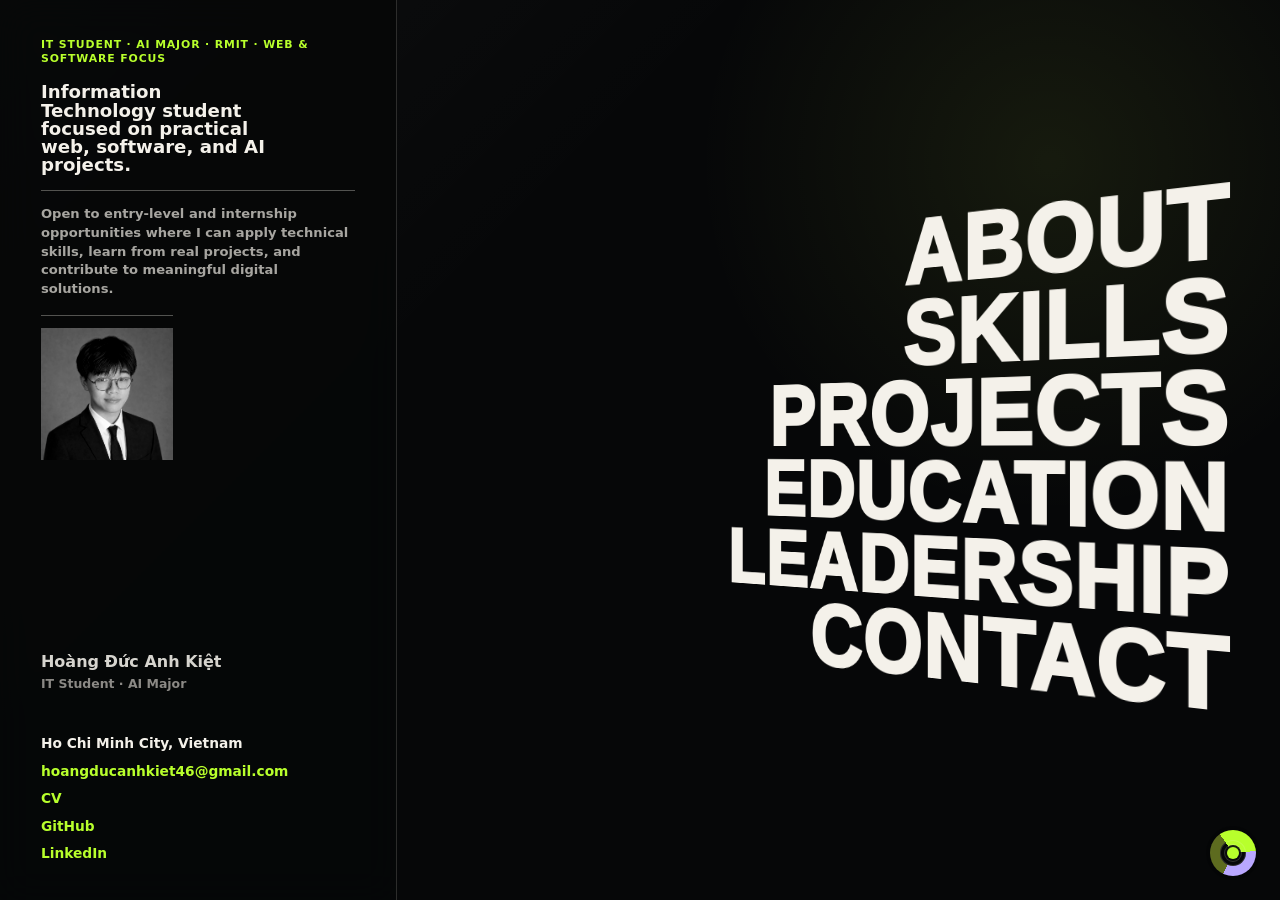
<file: index.html>
<!DOCTYPE html>
<html lang="en">
  <head>
    <meta charset="UTF-8" />
    <meta name="viewport" content="width=device-width, initial-scale=1.0" />
    <title>Hoàng Đức Anh Kiệt | IT & AI Student Portfolio</title>
    <meta
      name="description"
      content="Portfolio of Hoàng Đức Anh Kiệt, a second-year Information Technology student majoring in Artificial Intelligence at RMIT University, interested in software development, web development, QA testing, data analysis, and AI-related internship roles."
    />
    <meta property="og:title" content="Hoàng Đức Anh Kiệt | IT & AI Student Portfolio" />
    <meta
      property="og:description"
      content="Second-year IT and AI student at RMIT University seeking internship opportunities in software development, web development, QA testing, data analysis, and AI-related roles."
    />
    <meta property="og:type" content="website" />
    <meta property="og:image" content="assets/images/profile.png" />
    <link rel="icon" href="assets/icons/favicon.png" />
    <script>
      document.documentElement.classList.add("js");
    </script>
    <link rel="stylesheet" href="css/style.css?v=mobile-fill-20260528" />
  </head>
  <body>
    <a class="skip-link" href="#primary-menu">Skip to navigation</a>

    <header class="mobile-header">
      <a class="mobile-brand" href="index.html">
        <span>Hoàng Đức Anh Kiệt</span>
        <small>IT Student · AI Major</small>
      </a>
      <button class="nav-toggle" type="button" aria-label="Open navigation" aria-expanded="false" aria-controls="primary-menu">
        <span></span>
        <span></span>
      </button>
    </header>

    <aside class="left-rail" aria-label="Portfolio identity and navigation">
      <div class="rail-intro">
        <p class="intro-eyebrow">IT STUDENT · AI MAJOR · RMIT · WEB & SOFTWARE FOCUS</p>
        <p class="intro-main">Information Technology student focused on practical web, software, and AI projects.</p>
        <p class="intro-support">Open to entry-level and internship opportunities where I can apply technical skills, learn from real projects, and contribute to meaningful digital solutions.</p>
        <figure class="intro-photo">
          <img src="assets/images/profile.png" alt="Portrait of Hoàng Đức Anh Kiệt" />
        </figure>
      </div>

      <nav class="nav-links" id="primary-menu" data-nav-links aria-label="Primary navigation">
        <a class="projectsLi" href="about.html">About</a>
        <a class="projectsLi" href="skills.html">Skills</a>
        <a class="projectsLi" href="projects.html">Projects</a>
        <a class="projectsLi" href="education.html">Education</a>
        <a class="projectsLi" href="leadership.html">Leadership</a>
        <a class="projectsLi" href="contact.html">Contact</a>
      </nav>

      <div class="identity-block">
        <a class="brand" href="index.html" aria-label="Hoàng Đức Anh Kiệt home">
          <span>Hoàng Đức Anh Kiệt</span>
          <small>IT Student · AI Major</small>
        </a>
        <p>Ho Chi Minh City, Vietnam</p>
        <a href="mailto:hoangducanhkiet46@gmail.com">hoangducanhkiet46@gmail.com</a>
        <a href="assets/documents/Hoang_Duc_Anh_Kiet_CV.pdf" target="_blank" rel="noopener" download>CV</a>
        <a href="https://github.com/lkeo0910" target="_blank" rel="noopener">GitHub</a>
        <a href="https://www.linkedin.com/in/%C4%91%E1%BB%A9c-anh-ki%E1%BB%87t-ho%C3%A0ng-351670387/" target="_blank" rel="noopener">LinkedIn</a>
      </div>
    </aside>

    <button class="color-toggle" type="button" aria-label="Change color mode" data-color-toggle>
      <span></span>
    </button>

    <main class="site-canvas" id="home">
      <section class="home-stage" aria-label="Homepage">
        <nav class="stagePerspective" aria-label="Section index">
          <div class="stageContainer">
            <div class="stage">
              <ul class="projects">
                <li class="projectsLi"><div class="projectContainer"><a href="about.html">About</a></div></li>
                <li class="projectsLi"><div class="projectContainer"><a href="skills.html">Skills</a></div></li>
                <li class="projectsLi"><div class="projectContainer"><a href="projects.html">Projects</a></div></li>
                <li class="projectsLi"><div class="projectContainer"><a href="education.html">Education</a></div></li>
                <li class="projectsLi"><div class="projectContainer"><a href="leadership.html">Leadership</a></div></li>
                <li class="projectsLi"><div class="projectContainer"><a href="contact.html">Contact</a></div></li>
              </ul>
            </div>
          </div>
        </nav>
      </section>
    </main>

    <script src="js/script.js?v=mobile-fill-20260528"></script>
  </body>
</html>
</file>
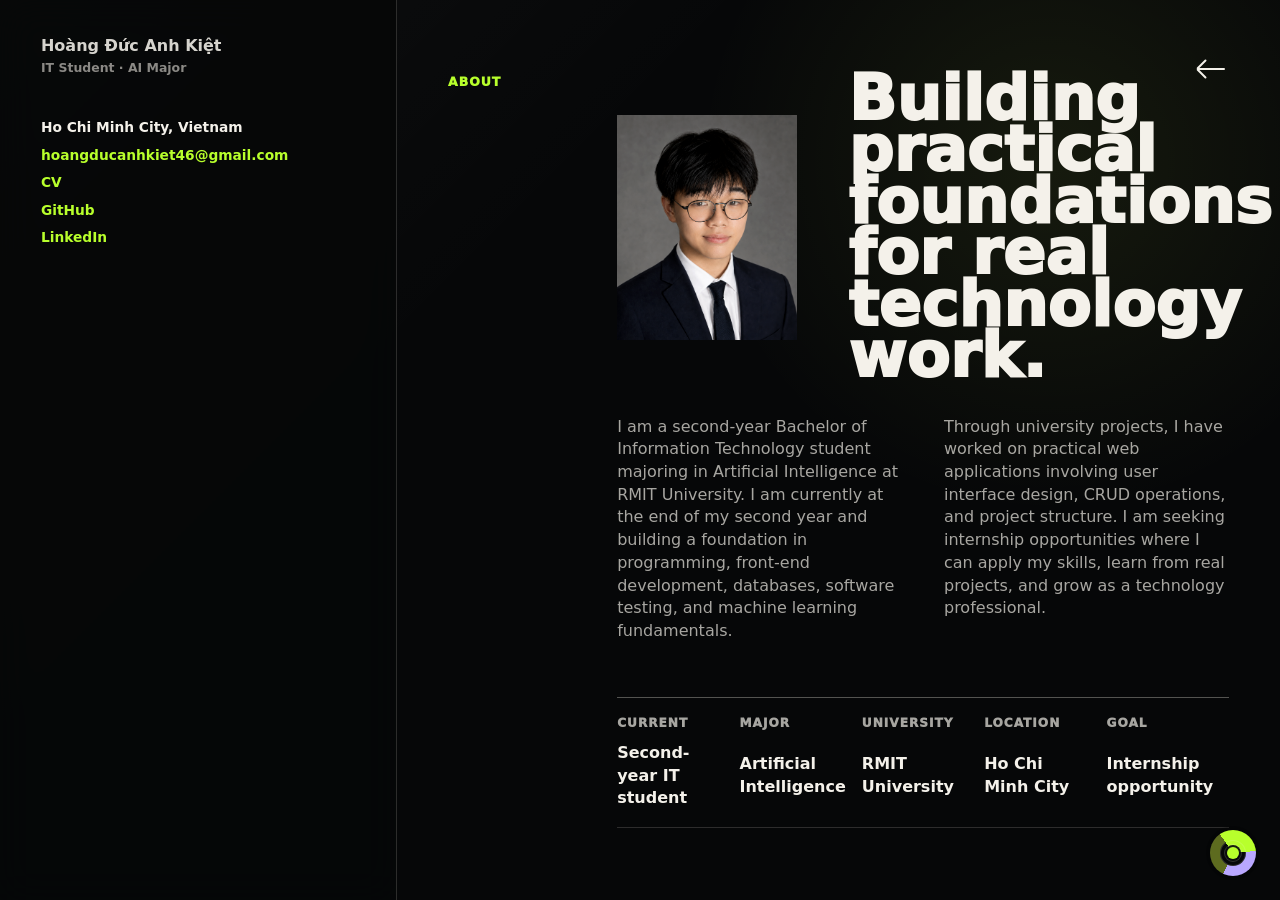
<file: about.html>
<!DOCTYPE html>
<html lang="en">
  <head>
    <meta charset="UTF-8" />
    <meta name="viewport" content="width=device-width, initial-scale=1.0" />
    <title>About | Hoàng Đức Anh Kiệt</title>
    <link rel="icon" href="assets/icons/favicon.png" />
    <script>document.documentElement.classList.add("js");</script>
    <link rel="stylesheet" href="css/style.css?v=mobile-fill-20260528" />
  </head>
  <body class="detail-page">
    <a class="skip-link" href="#about">Skip to content</a>
    <header class="mobile-header">
      <a class="mobile-brand" href="index.html"><span>Hoàng Đức Anh Kiệt</span><small>IT Student · AI Major</small></a>
      <button class="nav-toggle" type="button" aria-label="Open navigation" aria-expanded="false" aria-controls="primary-menu"><span></span><span></span></button>
    </header>
    <a class="page-back" href="index.html" aria-label="Back to homepage"><span></span></a>
    <aside class="left-rail" aria-label="Portfolio identity and navigation">
      <div class="rail-top">
        <div class="identity-block">
          <a class="brand" href="index.html" aria-label="Hoàng Đức Anh Kiệt home"><span>Hoàng Đức Anh Kiệt</span><small>IT Student · AI Major</small></a>
          <p>Ho Chi Minh City, Vietnam</p>
          <a href="mailto:hoangducanhkiet46@gmail.com">hoangducanhkiet46@gmail.com</a>
          <a href="assets/documents/Hoang_Duc_Anh_Kiet_CV.pdf" target="_blank" rel="noopener" download>CV</a>
          <a href="https://github.com/lkeo0910" target="_blank" rel="noopener">GitHub</a>
          <a href="https://www.linkedin.com/in/%C4%91%E1%BB%A9c-anh-ki%E1%BB%87t-ho%C3%A0ng-351670387/" target="_blank" rel="noopener">LinkedIn</a>
        </div>
      </div>
      <nav class="nav-links" id="primary-menu" data-nav-links aria-label="Primary navigation">
        <a class="projectsLi" href="about.html">About</a>
        <a class="projectsLi" href="skills.html">Skills</a>
        <a class="projectsLi" href="projects.html">Projects</a>
        <a class="projectsLi" href="education.html">Education</a>
        <a class="projectsLi" href="leadership.html">Leadership</a>
        <a class="projectsLi" href="contact.html">Contact</a>
      </nav>
    </aside>
    <main class="site-canvas">
      <section class="section-block" id="about" aria-labelledby="about-title" data-reveal>
        <div class="section-number">About</div>
        <div class="section-content">
          <div class="about-hero">
            <figure class="about-photo">
              <img src="assets/images/profile.png" alt="Portrait of Hoàng Đức Anh Kiệt" />
            </figure>
            <h2 id="about-title">Building practical foundations for real technology work.</h2>
          </div>
          <div class="copy-grid">
            <p>I am a second-year Bachelor of Information Technology student majoring in Artificial Intelligence at RMIT University. I am currently at the end of my second year and building a foundation in programming, front-end development, databases, software testing, and machine learning fundamentals.</p>
            <p>Through university projects, I have worked on practical web applications involving user interface design, CRUD operations, and project structure. I am seeking internship opportunities where I can apply my skills, learn from real projects, and grow as a technology professional.</p>
          </div>
          <div class="facts">
            <div><span>Current</span>Second-year IT student</div>
            <div><span>Major</span>Artificial Intelligence</div>
            <div><span>University</span>RMIT University</div>
            <div><span>Location</span>Ho Chi Minh City</div>
            <div><span>Goal</span>Internship opportunity</div>
          </div>
        </div>
      </section>
    </main>
    <script src="js/script.js?v=mobile-fill-20260528"></script>
  </body>
</html>
</file>
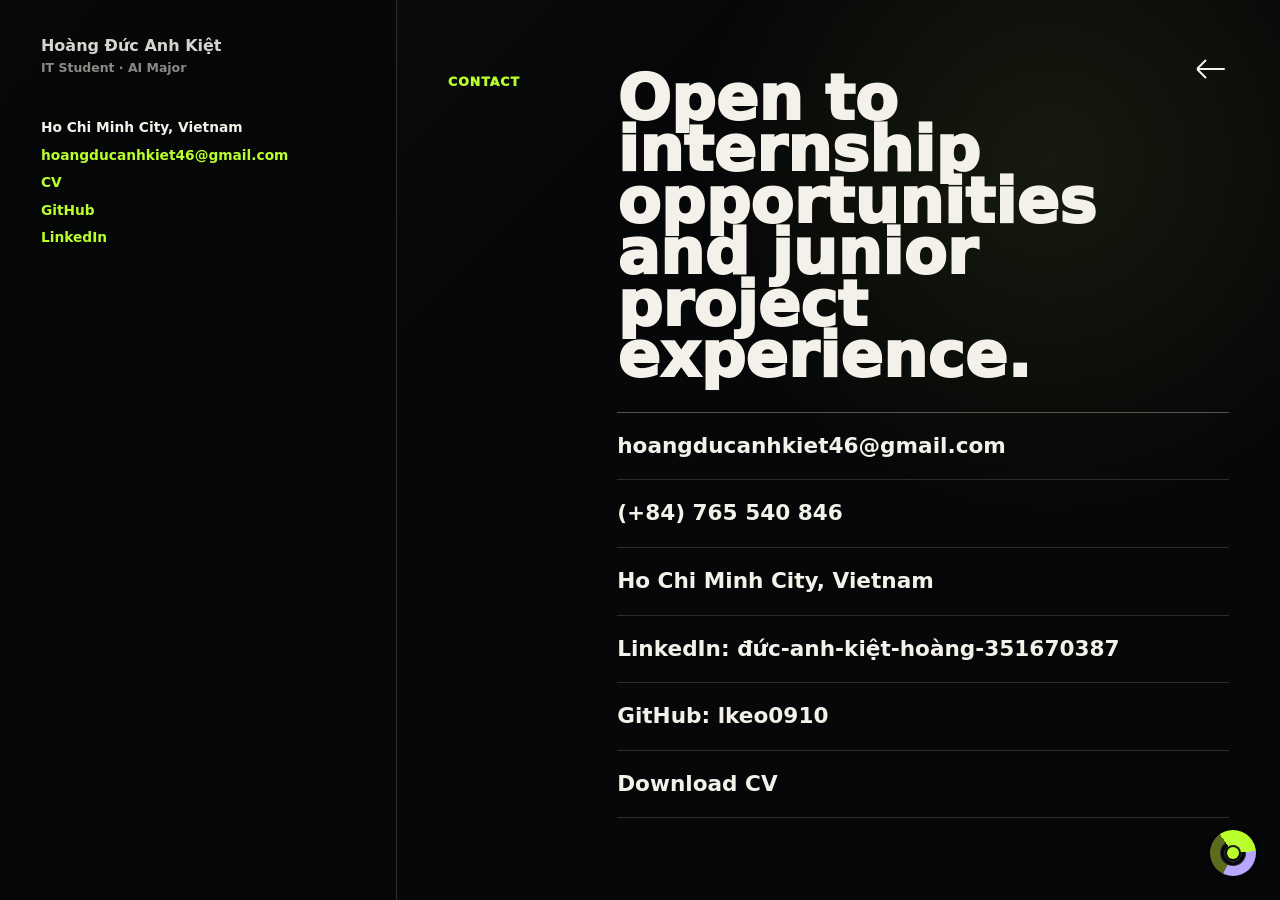
<file: contact.html>
<!DOCTYPE html>
<html lang="en">
  <head>
    <meta charset="UTF-8" />
    <meta name="viewport" content="width=device-width, initial-scale=1.0" />
    <title>Contact | Hoàng Đức Anh Kiệt</title>
    <link rel="icon" href="assets/icons/favicon.png" />
    <script>document.documentElement.classList.add("js");</script>
    <link rel="stylesheet" href="css/style.css?v=mobile-fill-20260528" />
  </head>
  <body class="detail-page">
    <a class="skip-link" href="#contact">Skip to content</a>
    <header class="mobile-header">
      <a class="mobile-brand" href="index.html"><span>Hoàng Đức Anh Kiệt</span><small>IT Student · AI Major</small></a>
      <button class="nav-toggle" type="button" aria-label="Open navigation" aria-expanded="false" aria-controls="primary-menu"><span></span><span></span></button>
    </header>
    <a class="page-back" href="index.html" aria-label="Back to homepage"><span></span></a>
    <aside class="left-rail" aria-label="Portfolio identity and navigation">
      <div class="rail-top">
        <div class="identity-block">
          <a class="brand" href="index.html" aria-label="Hoàng Đức Anh Kiệt home"><span>Hoàng Đức Anh Kiệt</span><small>IT Student · AI Major</small></a>
          <p>Ho Chi Minh City, Vietnam</p>
          <a href="mailto:hoangducanhkiet46@gmail.com">hoangducanhkiet46@gmail.com</a>
          <a href="assets/documents/Hoang_Duc_Anh_Kiet_CV.pdf" target="_blank" rel="noopener" download>CV</a>
          <a href="https://github.com/lkeo0910" target="_blank" rel="noopener">GitHub</a>
          <a href="https://www.linkedin.com/in/%C4%91%E1%BB%A9c-anh-ki%E1%BB%87t-ho%C3%A0ng-351670387/" target="_blank" rel="noopener">LinkedIn</a>
        </div>
      </div>
      <nav class="nav-links" id="primary-menu" data-nav-links aria-label="Primary navigation">
        <a class="projectsLi" href="about.html">About</a>
        <a class="projectsLi" href="skills.html">Skills</a>
        <a class="projectsLi" href="projects.html">Projects</a>
        <a class="projectsLi" href="education.html">Education</a>
        <a class="projectsLi" href="leadership.html">Leadership</a>
        <a class="projectsLi" href="contact.html">Contact</a>
      </nav>
    </aside>
    <main class="site-canvas">
      <section class="contact-section" id="contact" aria-labelledby="contact-title" data-reveal>
        <div class="section-number">Contact</div>
        <div class="section-content">
          <h2 id="contact-title">Open to internship opportunities and junior project experience.</h2>
          <div class="contact-list">
            <a href="mailto:hoangducanhkiet46@gmail.com">hoangducanhkiet46@gmail.com</a>
            <a href="tel:+84765540846">(+84) 765 540 846</a>
            <span>Ho Chi Minh City, Vietnam</span>
            <a href="https://www.linkedin.com/in/%C4%91%E1%BB%A9c-anh-ki%E1%BB%87t-ho%C3%A0ng-351670387/" target="_blank" rel="noopener">LinkedIn: đức-anh-kiệt-hoàng-351670387</a>
            <a href="https://github.com/lkeo0910" target="_blank" rel="noopener">GitHub: lkeo0910</a>
            <a href="assets/documents/Hoang_Duc_Anh_Kiet_CV.pdf" target="_blank" rel="noopener" download>Download CV</a>
          </div>
        </div>
      </section>
    </main>
    <script src="js/script.js?v=mobile-fill-20260528"></script>
  </body>
</html>
</file>
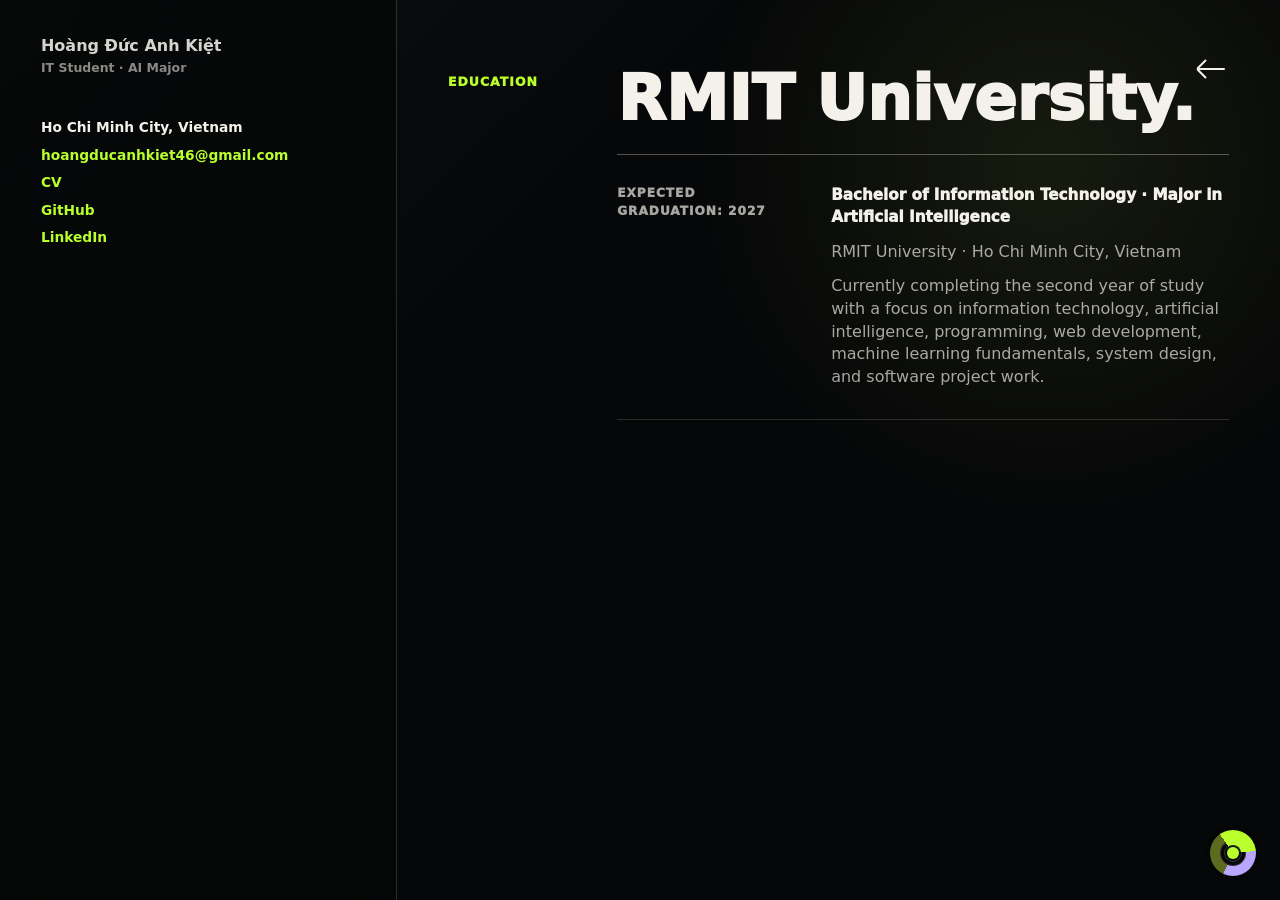
<file: education.html>
<!DOCTYPE html>
<html lang="en">
  <head>
    <meta charset="UTF-8" />
    <meta name="viewport" content="width=device-width, initial-scale=1.0" />
    <title>Education | Hoàng Đức Anh Kiệt</title>
    <link rel="icon" href="assets/icons/favicon.png" />
    <script>document.documentElement.classList.add("js");</script>
    <link rel="stylesheet" href="css/style.css?v=mobile-fill-20260528" />
  </head>
  <body class="detail-page">
    <a class="skip-link" href="#education">Skip to content</a>
    <header class="mobile-header">
      <a class="mobile-brand" href="index.html"><span>Hoàng Đức Anh Kiệt</span><small>IT Student · AI Major</small></a>
      <button class="nav-toggle" type="button" aria-label="Open navigation" aria-expanded="false" aria-controls="primary-menu"><span></span><span></span></button>
    </header>
    <a class="page-back" href="index.html" aria-label="Back to homepage"><span></span></a>
    <aside class="left-rail" aria-label="Portfolio identity and navigation">
      <div class="rail-top">
        <div class="identity-block">
          <a class="brand" href="index.html" aria-label="Hoàng Đức Anh Kiệt home"><span>Hoàng Đức Anh Kiệt</span><small>IT Student · AI Major</small></a>
          <p>Ho Chi Minh City, Vietnam</p>
          <a href="mailto:hoangducanhkiet46@gmail.com">hoangducanhkiet46@gmail.com</a>
          <a href="assets/documents/Hoang_Duc_Anh_Kiet_CV.pdf" target="_blank" rel="noopener" download>CV</a>
          <a href="https://github.com/lkeo0910" target="_blank" rel="noopener">GitHub</a>
          <a href="https://www.linkedin.com/in/%C4%91%E1%BB%A9c-anh-ki%E1%BB%87t-ho%C3%A0ng-351670387/" target="_blank" rel="noopener">LinkedIn</a>
        </div>
      </div>
      <nav class="nav-links" id="primary-menu" data-nav-links aria-label="Primary navigation">
        <a class="projectsLi" href="about.html">About</a>
        <a class="projectsLi" href="skills.html">Skills</a>
        <a class="projectsLi" href="projects.html">Projects</a>
        <a class="projectsLi" href="education.html">Education</a>
        <a class="projectsLi" href="leadership.html">Leadership</a>
        <a class="projectsLi" href="contact.html">Contact</a>
      </nav>
    </aside>
    <main class="site-canvas">
      <section class="section-block" id="education" aria-labelledby="education-title" data-reveal>
        <div class="section-number">Education</div>
        <div class="section-content">
          <h2 id="education-title">RMIT University.</h2>
          <article class="timeline-row">
            <span>Expected Graduation: 2027</span>
            <div>
              <h3>Bachelor of Information Technology · Major in Artificial Intelligence</h3>
              <p>RMIT University · Ho Chi Minh City, Vietnam</p>
              <p>Currently completing the second year of study with a focus on information technology, artificial intelligence, programming, web development, machine learning fundamentals, system design, and software project work.</p>
            </div>
          </article>
        </div>
      </section>
    </main>
    <script src="js/script.js?v=mobile-fill-20260528"></script>
  </body>
</html>
</file>
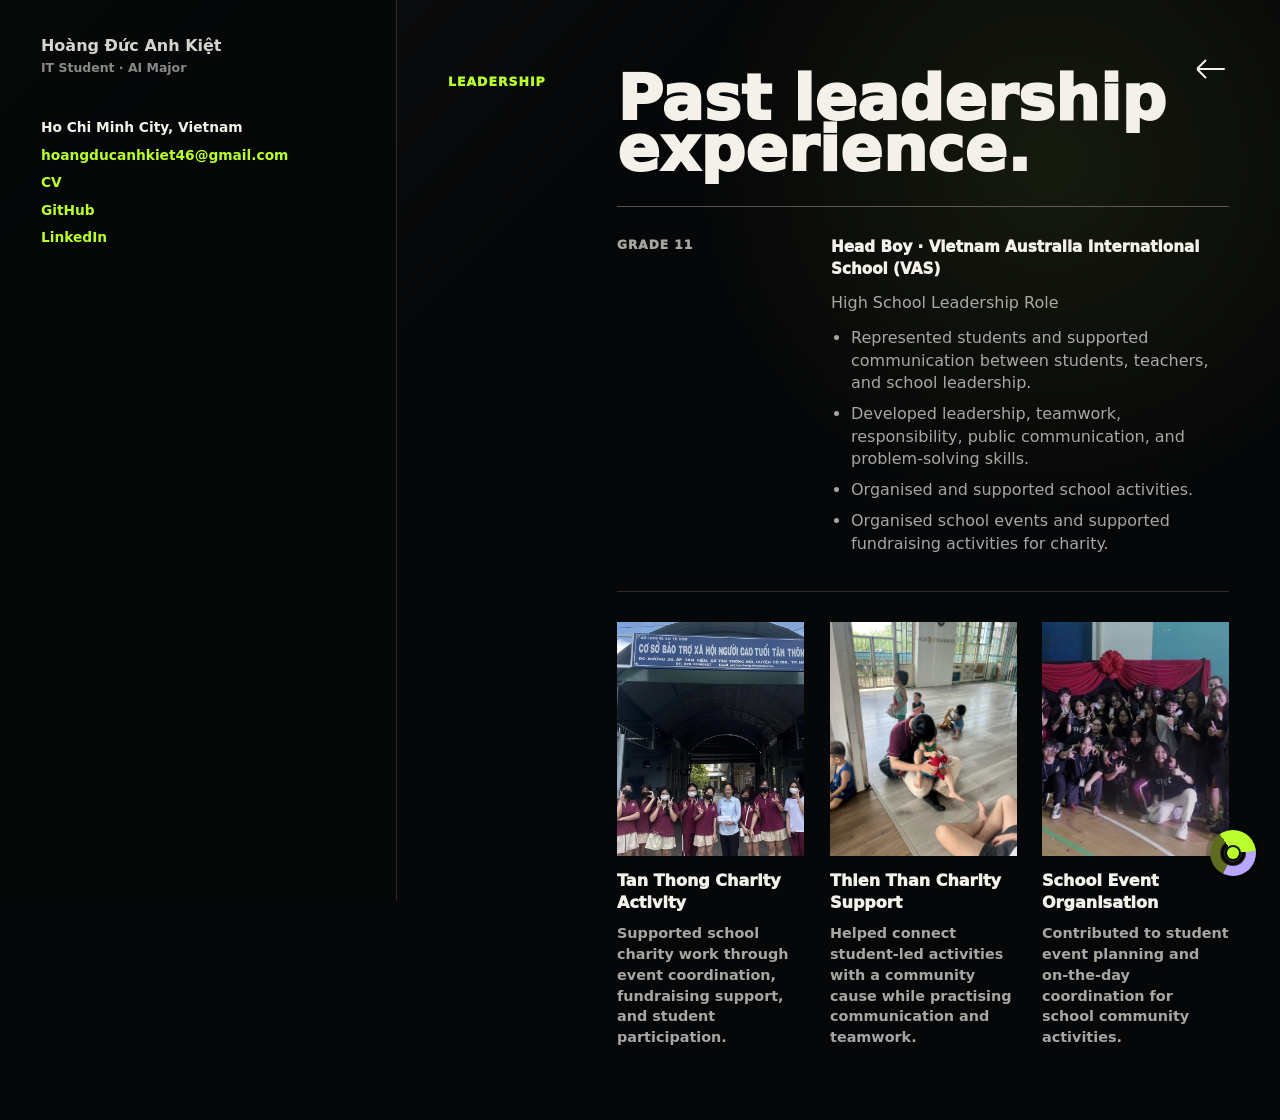
<file: leadership.html>
<!DOCTYPE html>
<html lang="en">
  <head>
    <meta charset="UTF-8" />
    <meta name="viewport" content="width=device-width, initial-scale=1.0" />
    <title>Leadership | Hoàng Đức Anh Kiệt</title>
    <link rel="icon" href="assets/icons/favicon.png" />
    <script>document.documentElement.classList.add("js");</script>
    <link rel="stylesheet" href="css/style.css?v=mobile-fill-20260528" />
  </head>
  <body class="detail-page">
    <a class="skip-link" href="#leadership">Skip to content</a>
    <header class="mobile-header">
      <a class="mobile-brand" href="index.html"><span>Hoàng Đức Anh Kiệt</span><small>IT Student · AI Major</small></a>
      <button class="nav-toggle" type="button" aria-label="Open navigation" aria-expanded="false" aria-controls="primary-menu"><span></span><span></span></button>
    </header>
    <a class="page-back" href="index.html" aria-label="Back to homepage"><span></span></a>
    <aside class="left-rail" aria-label="Portfolio identity and navigation">
      <div class="rail-top">
        <div class="identity-block">
          <a class="brand" href="index.html" aria-label="Hoàng Đức Anh Kiệt home"><span>Hoàng Đức Anh Kiệt</span><small>IT Student · AI Major</small></a>
          <p>Ho Chi Minh City, Vietnam</p>
          <a href="mailto:hoangducanhkiet46@gmail.com">hoangducanhkiet46@gmail.com</a>
          <a href="assets/documents/Hoang_Duc_Anh_Kiet_CV.pdf" target="_blank" rel="noopener" download>CV</a>
          <a href="https://github.com/lkeo0910" target="_blank" rel="noopener">GitHub</a>
          <a href="https://www.linkedin.com/in/%C4%91%E1%BB%A9c-anh-ki%E1%BB%87t-ho%C3%A0ng-351670387/" target="_blank" rel="noopener">LinkedIn</a>
        </div>
      </div>
      <nav class="nav-links" id="primary-menu" data-nav-links aria-label="Primary navigation">
        <a class="projectsLi" href="about.html">About</a>
        <a class="projectsLi" href="skills.html">Skills</a>
        <a class="projectsLi" href="projects.html">Projects</a>
        <a class="projectsLi" href="education.html">Education</a>
        <a class="projectsLi" href="leadership.html">Leadership</a>
        <a class="projectsLi" href="contact.html">Contact</a>
      </nav>
    </aside>
    <main class="site-canvas">
      <section class="section-block" id="leadership" aria-labelledby="leadership-title" data-reveal>
        <div class="section-number">Leadership</div>
        <div class="section-content">
          <h2 id="leadership-title">Past leadership experience.</h2>
          <article class="timeline-row compact">
            <span>Grade 11</span>
            <div>
              <h3>Head Boy · Vietnam Australia International School (VAS)</h3>
              <p>High School Leadership Role</p>
              <ul>
                <li>Represented students and supported communication between students, teachers, and school leadership.</li>
                <li>Developed leadership, teamwork, responsibility, public communication, and problem-solving skills.</li>
                <li>Organised and supported school activities.</li>
                <li>Organised school events and supported fundraising activities for charity.</li>
              </ul>
            </div>
          </article>
          <div class="leadership-gallery" aria-label="Leadership activity photos">
            <figure class="leadership-card">
              <img src="assets/images/CharityTanThong.jpg" alt="Charity activity at Tan Thong" loading="lazy" />
              <figcaption>
                <h3>Tan Thong Charity Activity</h3>
                <p>Supported school charity work through event coordination, fundraising support, and student participation.</p>
              </figcaption>
            </figure>
            <figure class="leadership-card">
              <img src="assets/images/CharityThienThan.jpg" alt="Charity activity with Thien Than" loading="lazy" />
              <figcaption>
                <h3>Thien Than Charity Support</h3>
                <p>Helped connect student-led activities with a community cause while practising communication and teamwork.</p>
              </figcaption>
            </figure>
            <figure class="leadership-card">
              <img src="assets/images/Halloween.jpg" alt="Halloween school event" loading="lazy" />
              <figcaption>
                <h3>School Event Organisation</h3>
                <p>Contributed to student event planning and on-the-day coordination for school community activities.</p>
              </figcaption>
            </figure>
          </div>
        </div>
      </section>
    </main>
    <script src="js/script.js?v=mobile-fill-20260528"></script>
  </body>
</html>
</file>
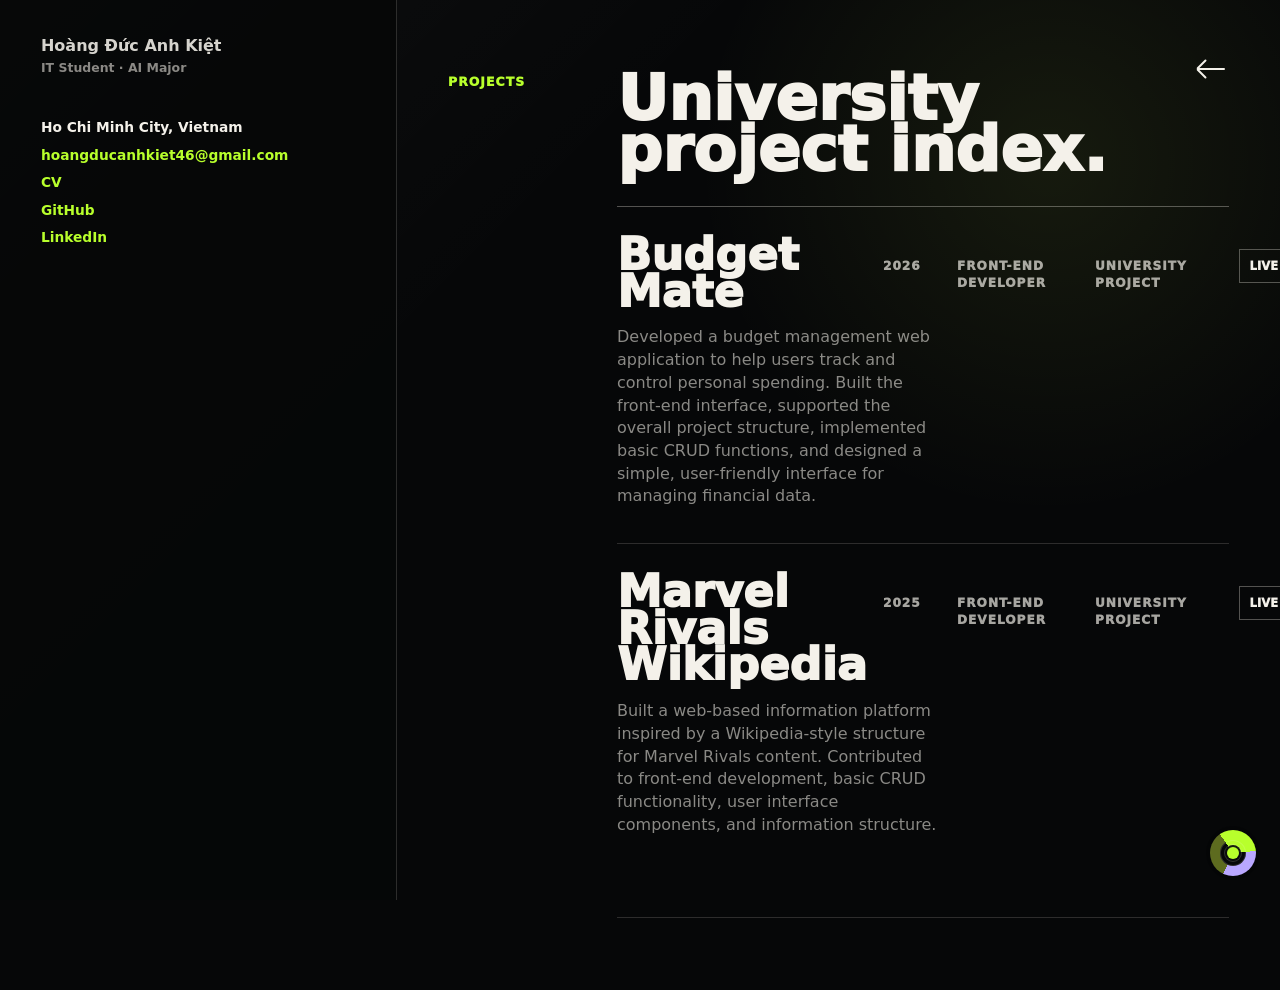
<file: projects.html>
<!DOCTYPE html>
<html lang="en">
  <head>
    <meta charset="UTF-8" />
    <meta name="viewport" content="width=device-width, initial-scale=1.0" />
    <title>Projects | Hoàng Đức Anh Kiệt</title>
    <link rel="icon" href="assets/icons/favicon.png" />
    <script>document.documentElement.classList.add("js");</script>
    <link rel="stylesheet" href="css/style.css?v=mobile-fill-20260528" />
  </head>
  <body class="detail-page">
    <a class="skip-link" href="#projects">Skip to content</a>
    <header class="mobile-header">
      <a class="mobile-brand" href="index.html"><span>Hoàng Đức Anh Kiệt</span><small>IT Student · AI Major</small></a>
      <button class="nav-toggle" type="button" aria-label="Open navigation" aria-expanded="false" aria-controls="primary-menu"><span></span><span></span></button>
    </header>
    <a class="page-back" href="index.html" aria-label="Back to homepage"><span></span></a>
    <aside class="left-rail" aria-label="Portfolio identity and navigation">
      <div class="rail-top">
        <div class="identity-block">
          <a class="brand" href="index.html" aria-label="Hoàng Đức Anh Kiệt home"><span>Hoàng Đức Anh Kiệt</span><small>IT Student · AI Major</small></a>
          <p>Ho Chi Minh City, Vietnam</p>
          <a href="mailto:hoangducanhkiet46@gmail.com">hoangducanhkiet46@gmail.com</a>
          <a href="assets/documents/Hoang_Duc_Anh_Kiet_CV.pdf" target="_blank" rel="noopener" download>CV</a>
          <a href="https://github.com/lkeo0910" target="_blank" rel="noopener">GitHub</a>
          <a href="https://www.linkedin.com/in/%C4%91%E1%BB%A9c-anh-ki%E1%BB%87t-ho%C3%A0ng-351670387/" target="_blank" rel="noopener">LinkedIn</a>
        </div>
      </div>
      <nav class="nav-links" id="primary-menu" data-nav-links aria-label="Primary navigation">
        <a class="projectsLi" href="about.html">About</a>
        <a class="projectsLi" href="skills.html">Skills</a>
        <a class="projectsLi" href="projects.html">Projects</a>
        <a class="projectsLi" href="education.html">Education</a>
        <a class="projectsLi" href="leadership.html">Leadership</a>
        <a class="projectsLi" href="contact.html">Contact</a>
      </nav>
    </aside>
    <main class="site-canvas">
      <section class="section-block" id="projects" aria-labelledby="projects-title" data-reveal>
        <div class="section-number">Projects</div>
        <div class="section-content">
          <h2 id="projects-title">University project index.</h2>
          <div class="project-list">
            <article class="project-row" tabindex="0">
              <a class="project-name" href="http://54.179.178.52" target="_blank" rel="noopener">Budget Mate</a>
              <span>2026</span><span>Front-end Developer</span><span>University Project</span>
              <a class="project-live" href="http://54.179.178.52" target="_blank" rel="noopener">Live</a>
              <p>Developed a budget management web application to help users track and control personal spending. Built the front-end interface, supported the overall project structure, implemented basic CRUD functions, and designed a simple, user-friendly interface for managing financial data.</p>
              <figure class="project-preview" aria-hidden="true">
                <img src="assets/images/budgetmate.PNG" alt="" loading="lazy" />
              </figure>
            </article>
            <article class="project-row" tabindex="0">
              <a class="project-name" href="https://group-project-wps-2025b-sgs-g1-pnf-20.onrender.com/" target="_blank" rel="noopener">Marvel Rivals Wikipedia</a>
              <span>2025</span><span>Front-end Developer</span><span>University Project</span>
              <a class="project-live" href="https://group-project-wps-2025b-sgs-g1-pnf-20.onrender.com/" target="_blank" rel="noopener">Live</a>
              <p>Built a web-based information platform inspired by a Wikipedia-style structure for Marvel Rivals content. Contributed to front-end development, basic CRUD functionality, user interface components, and information structure.</p>
              <figure class="project-preview" aria-hidden="true">
                <img src="assets/images/marvel.png" alt="" loading="lazy" />
              </figure>
            </article>
          </div>
        </div>
      </section>
    </main>
    <script src="js/script.js?v=mobile-fill-20260528"></script>
  </body>
</html>
</file>
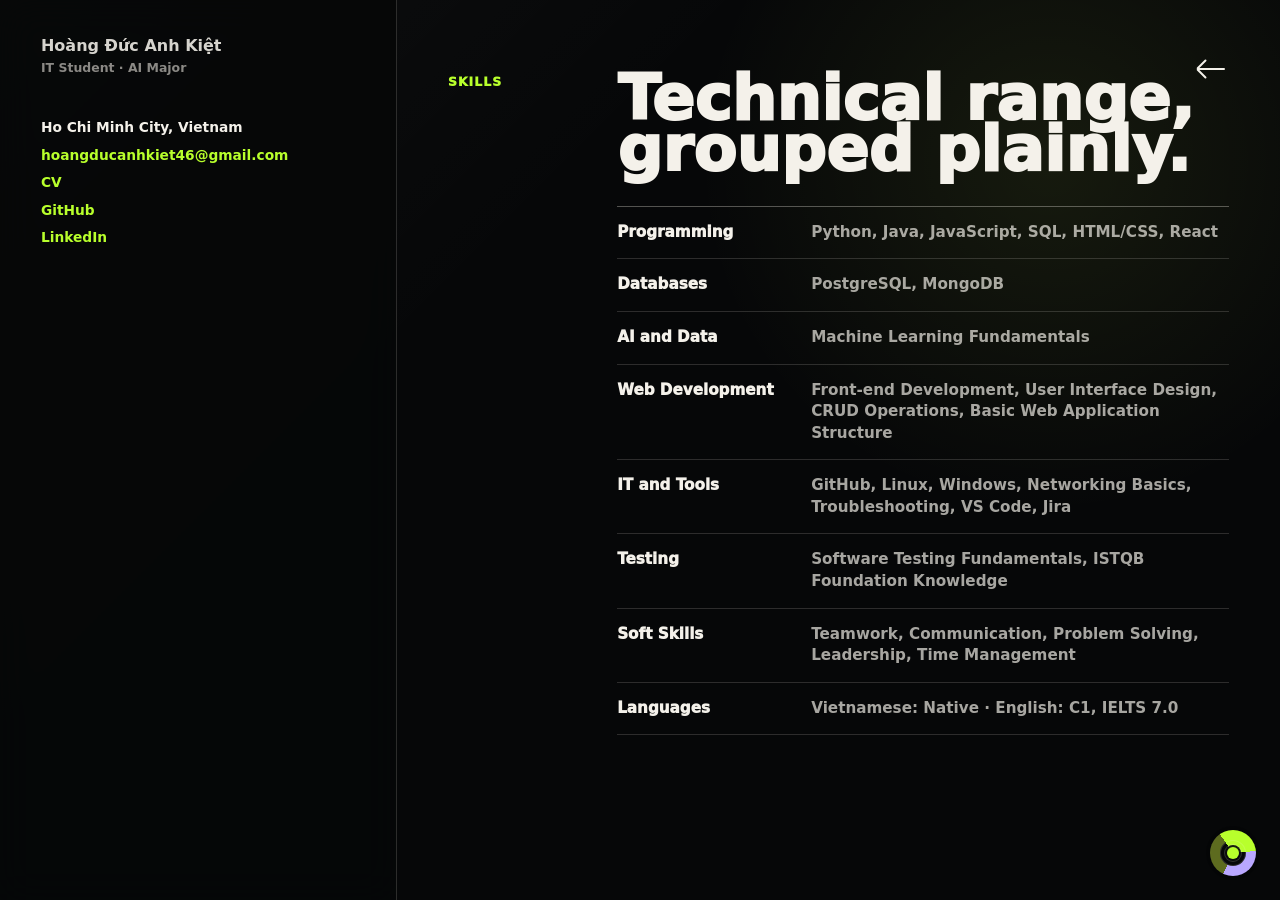
<file: skills.html>
<!DOCTYPE html>
<html lang="en">
  <head>
    <meta charset="UTF-8" />
    <meta name="viewport" content="width=device-width, initial-scale=1.0" />
    <title>Skills | Hoàng Đức Anh Kiệt</title>
    <link rel="icon" href="assets/icons/favicon.png" />
    <script>document.documentElement.classList.add("js");</script>
    <link rel="stylesheet" href="css/style.css?v=mobile-fill-20260528" />
  </head>
  <body class="detail-page">
    <a class="skip-link" href="#skills">Skip to content</a>
    <header class="mobile-header">
      <a class="mobile-brand" href="index.html"><span>Hoàng Đức Anh Kiệt</span><small>IT Student · AI Major</small></a>
      <button class="nav-toggle" type="button" aria-label="Open navigation" aria-expanded="false" aria-controls="primary-menu"><span></span><span></span></button>
    </header>
    <a class="page-back" href="index.html" aria-label="Back to homepage"><span></span></a>
    <aside class="left-rail" aria-label="Portfolio identity and navigation">
      <div class="rail-top">
        <div class="identity-block">
          <a class="brand" href="index.html" aria-label="Hoàng Đức Anh Kiệt home"><span>Hoàng Đức Anh Kiệt</span><small>IT Student · AI Major</small></a>
          <p>Ho Chi Minh City, Vietnam</p>
          <a href="mailto:hoangducanhkiet46@gmail.com">hoangducanhkiet46@gmail.com</a>
          <a href="assets/documents/Hoang_Duc_Anh_Kiet_CV.pdf" target="_blank" rel="noopener" download>CV</a>
          <a href="https://github.com/lkeo0910" target="_blank" rel="noopener">GitHub</a>
          <a href="https://www.linkedin.com/in/%C4%91%E1%BB%A9c-anh-ki%E1%BB%87t-ho%C3%A0ng-351670387/" target="_blank" rel="noopener">LinkedIn</a>
        </div>
      </div>
      <nav class="nav-links" id="primary-menu" data-nav-links aria-label="Primary navigation">
        <a class="projectsLi" href="about.html">About</a>
        <a class="projectsLi" href="skills.html">Skills</a>
        <a class="projectsLi" href="projects.html">Projects</a>
        <a class="projectsLi" href="education.html">Education</a>
        <a class="projectsLi" href="leadership.html">Leadership</a>
        <a class="projectsLi" href="contact.html">Contact</a>
      </nav>
    </aside>
    <main class="site-canvas">
      <section class="section-block" id="skills" aria-labelledby="skills-title" data-reveal>
        <div class="section-number">Skills</div>
        <div class="section-content">
          <h2 id="skills-title">Technical range, grouped plainly.</h2>
          <div class="skill-list">
            <article class="skill-row"><h3>Programming</h3><p>Python, Java, JavaScript, SQL, HTML/CSS, React</p></article>
            <article class="skill-row"><h3>Databases</h3><p>PostgreSQL, MongoDB</p></article>
            <article class="skill-row"><h3>AI and Data</h3><p>Machine Learning Fundamentals</p></article>
            <article class="skill-row"><h3>Web Development</h3><p>Front-end Development, User Interface Design, CRUD Operations, Basic Web Application Structure</p></article>
            <article class="skill-row"><h3>IT and Tools</h3><p>GitHub, Linux, Windows, Networking Basics, Troubleshooting, VS Code, Jira</p></article>
            <article class="skill-row"><h3>Testing</h3><p>Software Testing Fundamentals, ISTQB Foundation Knowledge</p></article>
            <article class="skill-row"><h3>Soft Skills</h3><p>Teamwork, Communication, Problem Solving, Leadership, Time Management</p></article>
            <article class="skill-row"><h3>Languages</h3><p>Vietnamese: Native · English: C1, IELTS 7.0</p></article>
          </div>
        </div>
      </section>
    </main>
    <script src="js/script.js?v=mobile-fill-20260528"></script>
  </body>
</html>
</file>
<file: css/style.css>
:root {
  color-scheme: dark;
  --bg-main: #060708;
  --text-primary: #f4f1ea;
  --text-secondary: rgba(244, 241, 234, 0.68);
  --text-muted: rgba(244, 241, 234, 0.56);
  --text-name: rgba(244, 241, 234, 0.88);
  --accent: #b8ff2c;
  --accent-hover: #d7ff6a;
  --border: rgba(244, 241, 234, 0.16);
  --bg: var(--bg-main);
  --ink: var(--text-primary);
  --muted: var(--text-secondary);
  --line: var(--border);
  --line-strong: rgba(244, 241, 234, 0.32);
  --panel: #101112;
  --rail: 31vw;
  --ease: cubic-bezier(0.22, 1, 0.36, 1);
}

* {
  box-sizing: border-box;
}

html {
  min-height: 100%;
  scroll-behavior: smooth;
  scroll-padding-top: 32px;
}

body {
  margin: 0;
  min-height: 100svh;
  background:
    radial-gradient(circle at 82% 18%, rgba(215, 255, 85, 0.08), transparent 22rem),
    linear-gradient(135deg, rgba(255, 255, 255, 0.035), transparent 34rem),
    var(--bg);
  background-attachment: fixed;
  background-repeat: no-repeat;
  color: var(--ink);
  font-family: Inter, ui-sans-serif, system-ui, -apple-system, BlinkMacSystemFont, "Segoe UI", sans-serif;
  line-height: 1.42;
  animation: page-in 700ms var(--ease) both;
}

body[data-theme="light"] {
  color-scheme: light;
  --bg: #f2f0ea;
  --ink: #050505;
  --muted: rgba(5, 5, 5, 0.62);
  --line: rgba(5, 5, 5, 0.18);
  --line-strong: rgba(5, 5, 5, 0.38);
  --accent: #5d6b1f;
  --accent-hover: #2f3a0b;
  --text-primary: var(--ink);
  --text-secondary: var(--muted);
  --text-name: rgba(5, 5, 5, 0.88);
  --text-muted: rgba(5, 5, 5, 0.56);
  background:
    radial-gradient(circle at 82% 18%, rgba(93, 107, 31, 0.08), transparent 22rem),
    linear-gradient(135deg, rgba(0, 0, 0, 0.025), transparent 34rem),
    var(--bg);
}

body[data-theme="ultra"] {
  --bg: #1a0b3d;
  --ink: #f5f2ea;
  --muted: rgba(245, 242, 234, 0.68);
  --line: rgba(245, 242, 234, 0.16);
  --line-strong: rgba(245, 242, 234, 0.32);
  --accent: #b9a7ff;
  --accent-hover: #d8ceff;
  --text-primary: var(--ink);
  --text-secondary: var(--muted);
  --text-name: rgba(245, 242, 234, 0.88);
  --text-muted: rgba(245, 242, 234, 0.56);
  background:
    radial-gradient(circle at 82% 18%, rgba(185, 167, 255, 0.12), transparent 22rem),
    linear-gradient(135deg, rgba(255, 255, 255, 0.035), transparent 34rem),
    var(--bg);
}

body.nav-open {
  overflow: hidden;
}

a {
  color: inherit;
  text-decoration: none;
}

button {
  font: inherit;
}

:focus-visible {
  outline: 2px solid var(--accent);
  outline-offset: 4px;
}

.skip-link {
  position: fixed;
  left: 16px;
  top: 16px;
  z-index: 100;
  background: var(--ink);
  color: var(--bg);
  padding: 10px 14px;
  transform: translateY(-160%);
  transition: transform 180ms ease;
}

.skip-link:focus {
  transform: translateY(0);
}

.mobile-header {
  display: none;
}

.left-rail {
  position: fixed;
  inset: 0 auto 0 0;
  z-index: 20;
  display: grid;
  width: var(--rail);
  min-width: 310px;
  grid-template-rows: auto 1fr auto;
  gap: clamp(22px, 3vh, 34px);
  border-right: 1px solid var(--line);
  padding: 4.2vh 3.2vw 4vh;
  background: var(--bg);
  background: color-mix(in srgb, var(--bg) 86%, transparent);
  backdrop-filter: blur(18px);
}

.rail-intro {
  display: grid;
  grid-row: 1;
  gap: clamp(12px, 1.8vh, 18px);
  max-width: 420px;
}

.rail-intro p {
  margin: 0;
  color: var(--ink);
  font-weight: 900;
}

.rail-intro .intro-eyebrow {
  color: var(--accent);
  font-size: clamp(0.68rem, 0.74vw, 0.82rem);
  letter-spacing: 0.08em;
  line-height: 1.35;
  text-transform: uppercase;
}

.rail-intro .intro-main {
  max-width: 19ch;
  color: var(--ink);
  font-size: clamp(1.12rem, 1.42vw, 1.68rem);
  letter-spacing: 0;
  line-height: 1;
}

.rail-intro .intro-support {
  max-width: 400px;
  border-top: 1px solid var(--line-strong);
  padding-top: 14px;
  color: var(--text-secondary);
  font-size: clamp(0.82rem, 0.9vw, 0.98rem);
  line-height: 1.42;
}

.intro-photo {
  width: min(160px, 42%);
  margin: 0;
  border-top: 1px solid var(--line-strong);
  padding-top: 12px;
}

.intro-photo img {
  display: block;
  width: 100%;
  aspect-ratio: 1;
  object-fit: cover;
  filter: grayscale(1) contrast(1.08);
}

.js body.home-page .rail-intro > * {
  opacity: 0;
  transform: translate3d(0, 18px, 0);
}

.js body.home-page.is-ready .rail-intro > * {
  animation: intro-item-in 640ms var(--ease) forwards;
}

.js body.home-page.is-ready .rail-intro > :nth-child(1) {
  animation-delay: 110ms;
}

.js body.home-page.is-ready .rail-intro > :nth-child(2) {
  animation-delay: 210ms;
}

.js body.home-page.is-ready .rail-intro > :nth-child(3) {
  animation-delay: 310ms;
}

.js body.home-page.is-ready .rail-intro > :nth-child(4) {
  animation-delay: 410ms;
}

.identity-block {
  display: grid;
  grid-row: 3;
  gap: 8px;
  max-width: 390px;
  align-self: end;
}

.identity-block p,
.identity-block a:not(.brand),
.identity-block span {
  margin: 0;
  font-size: clamp(0.86rem, 0.95vw, 1rem);
  font-weight: 820;
}

.identity-block p {
  color: var(--text-primary);
}

.identity-block a:not(.brand) {
  color: var(--accent);
  transition: color 0.25s ease, opacity 0.25s ease, text-shadow 0.25s ease;
}

.identity-block a:not(.brand):hover,
.identity-block a:not(.brand):focus-visible {
  color: var(--accent-hover);
  text-decoration: underline;
  text-underline-offset: 4px;
  text-shadow: 0 0 14px color-mix(in srgb, var(--accent) 30%, transparent);
}

.identity-block span {
  color: var(--text-muted);
}

.brand,
.mobile-brand {
  display: grid;
  gap: 7px;
  width: fit-content;
  color: var(--ink);
  font-weight: 900;
  line-height: 1.02;
}

.brand span,
.mobile-brand span {
  color: var(--text-name);
  font-size: clamp(1rem, 1.24vw, 1.36rem);
  transition: color 0.25s ease, -webkit-text-fill-color 0.25s ease, -webkit-text-stroke-color 0.25s ease;
}

.brand small,
.mobile-brand small {
  color: var(--text-muted);
  font-size: 0.78rem;
  font-weight: 850;
  line-height: 1.2;
}

.brand:hover span,
.brand:focus-visible span,
.mobile-brand:hover span,
.mobile-brand:focus-visible span {
  color: transparent;
  -webkit-text-fill-color: transparent;
  -webkit-text-stroke: 1px var(--text-name);
  text-stroke: 1px var(--text-name);
}

.identity-block .brand {
  margin-bottom: clamp(20px, 4vh, 34px);
}

body.detail-page .left-rail {
  grid-template-rows: auto 1fr;
}

body.detail-page .rail-top {
  grid-row: 1;
}

.page-back {
  position: fixed;
  top: clamp(18px, 4.6vh, 48px);
  right: clamp(18px, 3.2vw, 60px);
  z-index: 70;
  display: grid;
  width: 56px;
  height: 56px;
  place-items: center;
  color: var(--ink);
  opacity: 0;
  transform: translate3d(32px, 0, 0);
  transition: color 180ms ease;
}

.page-back span,
.page-back span::before,
.page-back span::after {
  display: block;
  height: 2px;
  border-radius: 999px;
  background: currentColor;
}

.page-back span {
  position: relative;
  width: 28px;
  transition: transform 260ms var(--ease);
}

.page-back span::before,
.page-back span::after {
  position: absolute;
  left: 0;
  width: 13px;
  content: "";
  transform-origin: left center;
}

.page-back span::before {
  transform: rotate(-45deg);
}

.page-back span::after {
  transform: rotate(45deg);
}

.page-back:hover,
.page-back:focus-visible {
  color: var(--accent-hover);
}

.page-back:hover span,
.page-back:focus-visible span {
  transform: translate3d(-5px, 0, 0);
}

body.detail-page.is-ready .page-back {
  animation: page-back-in 480ms cubic-bezier(0.22, 1, 0.36, 1) 295ms forwards;
}

.nav-links {
  display: grid;
  align-content: start;
  gap: 6px;
}

.left-rail .nav-links {
  display: none;
}

.projectsLi,
.rail-bottom a,
.contact-list a {
  position: relative;
  width: fit-content;
  color: var(--ink);
  font-weight: 900;
}

.projectsLi {
  display: inline-flex;
  align-items: baseline;
  gap: 13px;
  font-size: clamp(1.7rem, 3.85vw, 4.9rem);
  letter-spacing: 0;
  line-height: 0.86;
  text-transform: lowercase;
  transition: color 180ms ease, transform 260ms var(--ease);
}

.projectsLi span {
  min-width: 2.5ch;
  color: var(--muted);
  font-size: 0.18em;
  font-weight: 950;
  letter-spacing: 0.08em;
  text-transform: uppercase;
}

.projectsLi:hover,
.projectsLi:focus-visible {
  color: var(--accent-hover);
  text-shadow: 0 0 14px color-mix(in srgb, var(--accent) 30%, transparent);
  transform: translateX(10px);
}

body[data-theme="ultra"] .identity-block a:not(.brand):hover,
body[data-theme="ultra"] .identity-block a:not(.brand):focus-visible,
body[data-theme="ultra"] .projectsLi:hover,
body[data-theme="ultra"] .projectsLi:focus-visible,
body[data-theme="ultra"] .contact-list a:hover,
body[data-theme="ultra"] .contact-list a:focus-visible {
  text-shadow: 0 0 16px rgba(185, 167, 255, 0.35);
}

.rail-bottom {
  display: grid;
  gap: 8px;
  color: var(--muted);
  font-size: 0.84rem;
  font-weight: 820;
}

.rail-bottom .brand {
  margin-bottom: 14px;
}

.rail-bottom a::after,
.contact-list a::after,
.project-name::after {
  position: absolute;
  right: 0;
  bottom: -4px;
  left: 0;
  height: 1px;
  background: currentColor;
  content: "";
  transform: scaleX(0);
  transform-origin: right;
  transition: transform 260ms var(--ease);
}

.rail-bottom a:hover::after,
.rail-bottom a:focus-visible::after,
.contact-list a:hover::after,
.contact-list a:focus-visible::after,
.project-row:hover .project-name::after,
.project-row:focus-within .project-name::after {
  transform: scaleX(1);
  transform-origin: left;
}

.site-canvas {
  margin-left: max(var(--rail), 310px);
}

body.detail-page .site-canvas {
  min-height: 100svh;
}

.color-toggle {
  --toggle-active: #b8ff2c;
  --toggle-middle: conic-gradient(from -35deg, rgba(184, 255, 44, 0.9) 0deg 120deg, #060708 120deg 360deg);
  position: fixed;
  right: 24px;
  bottom: 24px;
  z-index: 50;
  display: grid;
  width: 46px;
  height: 46px;
  place-items: center;
  border: 0;
  border-radius: 50%;
  background: conic-gradient(from -35deg, #b8ff2c 0deg 120deg, #b9a7ff 120deg 240deg, #5d6b1f 240deg 360deg);
  box-shadow: 0 0 0 4px rgba(0, 0, 0, 0.22);
  cursor: pointer;
  isolation: isolate;
  transition: transform 180ms ease, box-shadow 180ms ease;
}

.color-toggle::before {
  position: absolute;
  inset: 10px;
  z-index: 2;
  border-radius: 50%;
  background: var(--toggle-middle);
  content: "";
  box-shadow: inset 0 0 0 1px rgba(244, 241, 234, 0.16);
}

.color-toggle span {
  position: relative;
  z-index: 3;
  width: 12px;
  height: 12px;
  border-radius: 50%;
  background: var(--toggle-active);
  box-shadow: 0 0 0 2px rgba(6, 7, 8, 0.9), 0 0 0 3px rgba(244, 241, 234, 0.18);
}

body[data-theme="dark"] .color-toggle {
  --toggle-active: #b8ff2c;
  --toggle-middle: conic-gradient(from -35deg, rgba(184, 255, 44, 0.9) 0deg 120deg, #060708 120deg 360deg);
}

body[data-theme="ultra"] .color-toggle {
  --toggle-active: #b9a7ff;
  --toggle-middle: conic-gradient(from -35deg, #060708 0deg 120deg, rgba(185, 167, 255, 0.92) 120deg 240deg, #060708 240deg 360deg);
}

body[data-theme="light"] .color-toggle {
  --toggle-active: #5d6b1f;
  --toggle-middle: conic-gradient(from -35deg, #060708 0deg 240deg, rgba(93, 107, 31, 0.92) 240deg 360deg);
}

.color-toggle:hover,
.color-toggle:focus-visible {
  transform: scale(1.08);
  box-shadow: 0 0 0 4px rgba(0, 0, 0, 0.28), 0 0 18px color-mix(in srgb, var(--accent) 28%, transparent);
}

.home-stage,
.hero {
  position: relative;
  display: grid;
  min-height: 100svh;
  overflow: hidden;
  padding: 4vh 4vw 5vh;
}

.hero::before {
  position: absolute;
  inset: 0;
  background-image: linear-gradient(var(--line) 1px, transparent 1px);
  background-size: 100% 12.5vh;
  content: "";
  opacity: 0.32;
  pointer-events: none;
}

.home-stage::after {
  display: none;
}

.home-stage .stagePerspective {
  position: absolute;
  inset: 0;
  z-index: 1;
  width: 100%;
  perspective: 100vw;
  overflow: hidden;
}

.home-stage .stageContainer {
  position: absolute;
  inset: 0;
  width: 100%;
  transform: translateZ(0);
  transform-style: preserve-3d;
}

.home-stage .stage {
  position: absolute;
  inset: 0;
  display: flex;
  align-items: center;
  justify-content: center;
  width: 100%;
  padding: 5vh 4vw 5vh 0;
  transform-style: preserve-3d;
}

.home-stage .projects {
  position: relative;
  width: min(100%, 1060px);
  margin: 0;
  padding-left: 0;
  list-style: none;
  text-align: right;
  transform-style: preserve-3d;
}

.home-stage .projectsLi {
  display: block;
  width: auto;
  color: inherit;
  cursor: pointer;
  line-height: 1;
  text-transform: none;
  transform: none;
  transform-style: preserve-3d;
}

.home-stage .projectsLi:hover,
.home-stage .projectsLi:focus-within {
  color: inherit;
  transform: none;
}

.home-stage .projectContainer {
  --project-rotate-y: -34deg;
  --project-hover-rotate-y: -24deg;
  opacity: 1;
  transform: rotate3d(0, 1, 0, var(--project-rotate-y)) translateZ(0) scale(1);
  transform-origin: right center;
  transform-style: preserve-3d;
  will-change: transform;
  transition: transform 1.5s cubic-bezier(0.075, 0.82, 0.165, 1);
}

.home-stage .projectsLi:hover .projectContainer,
.home-stage .projectsLi:focus-within .projectContainer {
  transform: rotate3d(0, 1, 0, var(--project-hover-rotate-y)) translateZ(0) scale(1);
  transition-duration: 1s;
}

.home-stage .projects a {
  position: relative;
  display: inline-block;
  color: var(--ink);
  font-family: "Druk Wide Web", "Arial Black", "Helvetica Neue", Arial, sans-serif;
  font-size: clamp(4.4rem, 8.1vw, 9.3rem);
  font-style: normal;
  font-stretch: normal;
  font-weight: 1000;
  letter-spacing: 0.02em;
  line-height: 0.9em;
  text-decoration: none;
  text-transform: uppercase;
  white-space: nowrap;
  -webkit-text-fill-color: currentColor;
  -webkit-text-stroke: 0 transparent;
  text-stroke: 0 transparent;
  transition: color 0.5s, opacity 0.5s, -webkit-text-fill-color 0.5s, -webkit-text-stroke-color 0.5s;
}

.home-stage .projectsLi:nth-child(4) a,
.home-stage .projectsLi:nth-child(5) a {
  font-size: clamp(4.15rem, 7.55vw, 8.8rem);
}

.home-stage .projectsLi:hover a,
.home-stage .projectsLi:focus-within a,
.home-stage .projects a:hover,
.home-stage .projects a:focus-visible {
  color: transparent;
  -webkit-text-fill-color: transparent;
  text-shadow: none;
  -webkit-text-stroke: 3px var(--ink);
  text-stroke: 3px var(--ink);
}

.js body.home-page:not(.is-ready):not(.home-enter-complete) .home-stage .projectContainer,
.js body.home-page.home-transitioning:not(.home-enter-complete) .home-stage .projectContainer {
  opacity: 0;
  transform: rotate3d(0, 1, 0, -100deg) translateZ(0) scale(1);
}

.js body.home-page.is-ready.home-transitioning:not(.home-enter-complete) .home-stage .projectContainer {
  animation: home-project-enter 900ms cubic-bezier(0.075, 0.82, 0.165, 1) both;
}

.js body.home-page.is-ready.home-transitioning:not(.home-enter-complete) .home-stage .projectsLi:nth-child(1) .projectContainer {
  animation-delay: 360ms;
}

.js body.home-page.is-ready.home-transitioning:not(.home-enter-complete) .home-stage .projectsLi:nth-child(2) .projectContainer {
  animation-delay: 300ms;
}

.js body.home-page.is-ready.home-transitioning:not(.home-enter-complete) .home-stage .projectsLi:nth-child(3) .projectContainer {
  animation-delay: 240ms;
}

.js body.home-page.is-ready.home-transitioning:not(.home-enter-complete) .home-stage .projectsLi:nth-child(4) .projectContainer {
  animation-delay: 180ms;
}

.js body.home-page.is-ready.home-transitioning:not(.home-enter-complete) .home-stage .projectsLi:nth-child(5) .projectContainer {
  animation-delay: 120ms;
}

.js body.home-page.is-ready.home-transitioning:not(.home-enter-complete) .home-stage .projectsLi:nth-child(6) .projectContainer {
  animation-delay: 60ms;
}

body.route-transitioning {
  pointer-events: none;
}

body.return-transitioning {
  pointer-events: none;
}

body.route-transitioning .left-rail .identity-block {
  animation: identity-route-to-top 1050ms cubic-bezier(0.075, 0.82, 0.165, 1) forwards;
}

body.return-transitioning .left-rail .identity-block {
  animation: identity-return-to-home 920ms cubic-bezier(0.075, 0.82, 0.165, 1) forwards;
}

body.route-transitioning .left-rail .rail-intro {
  opacity: 0;
  transform: translateY(-18px);
  transition: opacity 380ms ease, transform 520ms var(--ease);
}

body.return-transitioning .site-canvas {
  opacity: 0;
  transform: translate3d(0, 34px, 0);
  transition: opacity 420ms ease, transform 620ms var(--ease);
}

body.return-transitioning .page-back {
  opacity: 0;
  transform: translate3d(32px, 0, 0);
  transition: opacity 260ms ease, transform 420ms var(--ease);
}

.home-stage.is-transitioning .projectsLi {
  pointer-events: none;
}

.home-stage.is-transitioning .projectContainer {
  animation: none !important;
}

.home-stage.is-transitioning .stageContainer {
  animation: project-route-out 650ms cubic-bezier(0.39, 0.58, 0.57, 1) 900ms forwards;
}

.home-stage.is-transitioning .projectsLi:not(.is-selected) .projectContainer {
  opacity: 0;
  transform: rotate3d(0, 1, 0, -114deg) translateZ(0) scale(1);
  transition-duration: 320ms;
  transition-property: opacity, transform;
  transition-timing-function: cubic-bezier(0.55, 0.06, 0.68, 0.19);
}

.home-stage.is-transitioning .projectsLi:not(.is-selected):nth-child(1) .projectContainer {
  transition-delay: 420ms;
}

.home-stage.is-transitioning .projectsLi:not(.is-selected):nth-child(2) .projectContainer {
  transition-delay: 360ms;
}

.home-stage.is-transitioning .projectsLi:not(.is-selected):nth-child(3) .projectContainer {
  transition-delay: 300ms;
}

.home-stage.is-transitioning .projectsLi:not(.is-selected):nth-child(4) .projectContainer {
  transition-delay: 240ms;
}

.home-stage.is-transitioning .projectsLi:not(.is-selected):nth-child(5) .projectContainer {
  transition-delay: 180ms;
}

.home-stage.is-transitioning .projectsLi:not(.is-selected):nth-child(6) .projectContainer {
  transition-delay: 120ms;
}

.home-stage.is-transitioning .projectsLi.is-selected .projectContainer,
.home-stage.is-transitioning .projectsLi.is-selected:hover .projectContainer {
  opacity: 0;
  transform: rotate3d(0, 1, 0, 0deg) translateZ(0) scale(0.78);
  transition: transform 850ms cubic-bezier(0.075, 0.82, 0.165, 1), opacity 450ms ease 680ms;
}

.home-stage.is-transitioning .projectsLi.is-selected a {
  color: transparent;
  -webkit-text-fill-color: transparent;
  -webkit-text-stroke: 3px var(--ink);
  text-stroke: 3px var(--ink);
}

@keyframes project-route-out {
  from {
    transform: translate3d(0, 0, 0);
  }
  to {
    transform: translate3d(0, -18vh, 0);
  }
}

@keyframes home-project-enter {
  from {
    opacity: 0;
    transform: rotate3d(0, 1, 0, -100deg) translateZ(0) scale(1);
  }
  to {
    opacity: 1;
    transform: rotate3d(0, 1, 0, var(--project-rotate-y)) translateZ(0) scale(1);
  }
}

@keyframes intro-item-in {
  from {
    opacity: 0;
    transform: translate3d(0, 18px, 0);
  }
  to {
    opacity: 1;
    transform: translate3d(0, 0, 0);
  }
}

@keyframes identity-route-to-top {
  0% {
    opacity: 1;
    transform: translate3d(0, 0, 0) scale(1);
  }
  100% {
    opacity: 1;
    transform: translate3d(0, var(--identity-route-y, calc(-100vh + 230px)), 0) scale(1);
  }
}

@keyframes identity-return-to-home {
  0% {
    opacity: 1;
    transform: translate3d(0, 0, 0) scale(1);
  }
  100% {
    opacity: 1;
    transform: translate3d(0, var(--identity-return-y, 58vh), 0) scale(1);
  }
}

.hero-index {
  position: absolute;
  inset: 3.2vh 3.8vw auto auto;
  z-index: 1;
  display: grid;
  justify-items: end;
  gap: 0;
}

.hero-index a {
  color: var(--ink);
  font-size: clamp(3.6rem, 9vw, 10.8rem);
  font-weight: 950;
  letter-spacing: 0;
  line-height: 0.76;
  opacity: 0.12;
  text-transform: lowercase;
  transition: opacity 180ms ease, color 180ms ease, transform 260ms var(--ease);
}

.hero-index a:nth-child(even) {
  transform: translateX(-4.5vw);
}

.hero-index a:hover,
.hero-index a:focus-visible {
  color: var(--accent);
  opacity: 1;
  transform: translateX(-1vw);
}

.hero-layout {
  position: relative;
  z-index: 2;
  display: grid;
  min-height: 92svh;
  align-items: end;
  max-width: 640px;
}

.eyebrow {
  max-width: 680px;
  margin: 0 0 18px;
  color: var(--muted);
  font-size: 0.78rem;
  font-weight: 950;
  letter-spacing: 0.08em;
  text-transform: uppercase;
}

h1,
h2,
h3,
p {
  margin-top: 0;
}

h1 {
  margin: 0;
  color: var(--ink);
  font-size: clamp(3rem, 7.4vw, 8.4rem);
  font-weight: 950;
  letter-spacing: 0;
  line-height: 0.78;
}

h1 span {
  display: block;
  max-width: 7.5ch;
  animation: text-rise 900ms 120ms var(--ease) both;
}

.hero-subtext {
  max-width: 480px;
  margin: 24px 0 0;
  border-top: 1px solid var(--line-strong);
  padding-top: 14px;
  color: var(--ink);
  font-size: clamp(0.96rem, 1.14vw, 1.08rem);
  font-weight: 720;
}

.section-block,
.contact-section {
  display: grid;
  grid-template-columns: minmax(118px, max-content) minmax(0, 1fr);
  gap: clamp(20px, 4vw, 76px);
  min-height: 100svh;
  border-top: 1px solid var(--line);
  padding: 8vh 4vw;
}

.section-block.is-visible,
.contact-section.is-visible {
  border-top-color: transparent;
}

.section-number {
  position: sticky;
  top: 32px;
  height: fit-content;
  color: var(--accent);
  font-size: 0.78rem;
  font-weight: 950;
  letter-spacing: 0.08em;
  text-transform: uppercase;
}

h2 {
  max-width: 760px;
  margin-bottom: 30px;
  color: var(--ink);
  font-size: clamp(2rem, 4.9vw, 6rem);
  font-weight: 950;
  letter-spacing: 0;
  line-height: 0.82;
}

h3 {
  margin-bottom: 0;
  color: var(--ink);
  font-size: clamp(0.95rem, 1vw, 1.08rem);
  font-weight: 950;
}

#skills h2,
.contact-section h2 {
  max-width: 850px;
}

.copy-grid {
  display: grid;
  grid-template-columns: repeat(2, minmax(0, 1fr));
  gap: 42px;
  max-width: 980px;
}

.about-hero {
  display: grid;
  grid-template-columns: minmax(180px, 0.36fr) minmax(0, 1fr);
  gap: clamp(24px, 4vw, 58px);
  align-items: center;
  max-width: 980px;
  margin-bottom: 34px;
}

.about-hero h2 {
  margin-bottom: 0;
}

.about-photo {
  margin: 0;
}

.about-photo img {
  display: block;
  width: 100%;
  aspect-ratio: 4 / 5;
  object-fit: cover;
  filter: grayscale(0.18) contrast(1.05);
}

.copy-grid p,
.timeline-row p,
.project-row p {
  margin-bottom: 0;
  color: var(--muted);
  font-size: clamp(1rem, 1.18vw, 1.16rem);
}

.facts,
.skill-list,
.project-list,
.timeline-row,
.contact-list {
  border-top: 1px solid var(--line-strong);
}

.facts {
  display: grid;
  grid-template-columns: repeat(5, minmax(0, 1fr));
  margin-top: 54px;
}

.facts div,
.skill-row,
.timeline-row,
.contact-list a,
.contact-list span {
  border-bottom: 1px solid var(--line);
}

.facts div {
  display: grid;
  gap: 10px;
  min-height: 118px;
  padding: 17px 16px 17px 0;
  font-weight: 900;
}

.facts span,
.timeline-row > span,
.project-row > span {
  color: var(--muted);
  font-size: 0.76rem;
  font-weight: 950;
  letter-spacing: 0.08em;
  text-transform: uppercase;
}

.skill-row {
  display: grid;
  grid-template-columns: minmax(170px, 0.3fr) minmax(0, 1fr);
  gap: 24px;
  padding: 15px 0;
  transition: background 160ms ease, padding-inline 180ms ease;
}

.skill-row p {
  margin: 0;
  color: var(--muted);
  font-size: clamp(0.95rem, 1.06vw, 1.05rem);
  font-weight: 650;
}

.skill-row:hover {
  background: color-mix(in srgb, var(--ink) 4.5%, transparent);
  padding-inline: 18px;
}

.project-row {
  position: relative;
  display: grid;
  grid-template-columns: minmax(250px, 1fr) 58px 122px 122px 56px;
  gap: 16px;
  align-items: baseline;
  border-bottom: 1px solid var(--line);
  padding: 30px 0;
  transition: background 220ms ease, padding-inline 260ms var(--ease);
}

.project-row:hover,
.project-row:focus-within {
  background: color-mix(in srgb, var(--ink) 4.5%, transparent);
  padding-inline: 18px;
}

.project-name {
  position: relative;
  width: fit-content;
  max-width: 8.8ch;
  color: var(--ink);
  font-size: clamp(1.85rem, 3.5vw, 4.6rem);
  font-weight: 950;
  line-height: 0.82;
  overflow-wrap: anywhere;
}

.project-live {
  justify-self: end;
  border: 1px solid var(--line-strong);
  padding: 8px 10px;
  color: var(--ink);
  font-size: 0.72rem;
  font-weight: 950;
  text-transform: uppercase;
  transition: background 180ms ease, color 180ms ease;
}

.project-live:hover,
.project-live:focus-visible {
  background: var(--accent);
  color: var(--bg);
}

.project-row p {
  grid-column: 1 / 3;
  max-width: 620px;
  opacity: 0.82;
}

.project-preview {
  grid-column: 3 / -1;
  grid-row: 2;
  align-self: start;
  width: min(460px, 100%);
  margin: 0;
  opacity: 0;
  pointer-events: none;
  transform: translate3d(22px, 0, 0) rotate3d(0, 1, 0, -16deg);
  transform-origin: left center;
  transition: opacity 260ms ease, transform 420ms var(--ease);
}

.project-preview img {
  display: block;
  width: 100%;
  aspect-ratio: 16 / 9;
  border: 1px solid var(--line-strong);
  object-fit: cover;
  filter: grayscale(0.16) contrast(1.05);
}

.project-row:hover .project-preview,
.project-row:focus .project-preview,
.project-row:focus-within .project-preview {
  opacity: 1;
  transform: translate3d(0, 0, 0) rotate3d(0, 1, 0, 0deg);
}

.timeline-row {
  display: grid;
  grid-template-columns: minmax(180px, 0.32fr) minmax(0, 1fr);
  gap: 34px;
  padding: 30px 0;
}

.timeline-row div {
  display: grid;
  gap: 12px;
}

.timeline-row ul {
  margin: 0;
  padding-left: 20px;
  color: var(--muted);
}

.timeline-row li + li {
  margin-top: 8px;
}

.leadership-gallery {
  display: grid;
  grid-template-columns: repeat(3, minmax(0, 1fr));
  gap: clamp(16px, 2vw, 26px);
  margin-top: 28px;
  padding-top: 0;
}

#leadership .timeline-row {
  border-top: 1px solid var(--line-strong) !important;
  border-bottom: 0 !important;
  margin-bottom: 0;
  padding-bottom: 0;
}

#leadership .leadership-gallery {
  border: 0 !important;
  border-top: 0 !important;
  border-bottom: 0 !important;
  box-shadow: none !important;
  margin-top: 0;
  padding-top: 0;
}

#leadership .leadership-gallery::before,
#leadership .leadership-gallery::after {
  display: none !important;
  content: none !important;
}

#leadership .leadership-card,
#leadership .leadership-card img,
#leadership .leadership-card figcaption {
  border: 0 !important;
  box-shadow: none !important;
}

.leadership-card {
  display: grid;
  align-content: start;
  gap: 14px;
  margin: 0;
}

.leadership-card img {
  display: block;
  width: 100%;
  aspect-ratio: 4 / 5;
  border: 0;
  object-fit: cover;
  filter: grayscale(0.28) contrast(1.04);
  transition: filter 260ms ease, transform 420ms var(--ease);
}

.leadership-card:hover img,
.leadership-card:focus-within img {
  filter: grayscale(0) contrast(1.05);
  transform: translate3d(0, -6px, 0);
}

.leadership-card figcaption {
  display: grid;
  gap: 8px;
}

.leadership-card h3 {
  font-size: clamp(1rem, 1.12vw, 1.18rem);
}

.leadership-card p {
  margin: 0;
  color: var(--muted);
  font-size: clamp(0.9rem, 0.98vw, 1rem);
  font-weight: 650;
  line-height: 1.45;
}

.contact-list a,
.contact-list span {
  display: block;
  width: 100%;
  padding: 18px 0;
  color: var(--ink);
  font-size: clamp(1rem, 1.7vw, 1.35rem);
  font-weight: 900;
  overflow-wrap: anywhere;
}

.contact-list a {
  transition: color 180ms ease, padding-left 220ms var(--ease);
}

.contact-list a:hover,
.contact-list a:focus-visible {
  color: var(--accent);
  padding-left: 12px;
}

.hero-photo,
.contact-photo,
.project-detail {
  display: none;
}

.js [data-reveal],
.js .reveal-item {
  opacity: 0;
  transform: translateY(24px);
}

.js .is-visible,
.js .reveal-item.is-visible {
  opacity: 1;
  transform: translateY(0);
  transition: opacity 490ms var(--ease), transform 490ms var(--ease);
}

.js body.detail-page .left-rail .identity-block {
  opacity: 0;
  transform: translate3d(0, 34px, 0);
}

.js body.detail-page.from-route-transition .left-rail .identity-block {
  opacity: 1;
  transform: translate3d(0, 0, 0) scale(1);
}

.js body.detail-page.is-ready .left-rail .identity-block {
  animation: identity-enter-top 630ms cubic-bezier(0.075, 0.82, 0.165, 1) 55ms forwards;
}

.js body.detail-page.from-route-transition.is-ready .left-rail .identity-block {
  animation: none;
}

.js body.detail-page.from-route-transition.is-ready.return-transitioning .left-rail .identity-block,
.js body.detail-page.is-ready.return-transitioning .left-rail .identity-block {
  animation: identity-return-to-home 920ms cubic-bezier(0.075, 0.82, 0.165, 1) forwards;
}

.js body.detail-page [data-reveal] .section-number,
.js body.detail-page [data-reveal] .section-content > h2,
.js body.detail-page [data-reveal] .copy-grid > *,
.js body.detail-page [data-reveal] .facts > *,
.js body.detail-page [data-reveal] .skill-row,
.js body.detail-page [data-reveal] .project-row,
.js body.detail-page [data-reveal] .timeline-row,
.js body.detail-page [data-reveal] .leadership-card,
.js body.detail-page [data-reveal] .contact-list > * {
  opacity: 0;
  transform: translate3d(0, 32px, 0) rotate3d(0, 1, 0, 12deg);
  transform-origin: left center;
}

.js body.detail-page [data-reveal].is-visible .section-number,
.js body.detail-page [data-reveal].is-visible .section-content > h2,
.js body.detail-page [data-reveal].is-visible .copy-grid > *,
.js body.detail-page [data-reveal].is-visible .facts > *,
.js body.detail-page [data-reveal].is-visible .skill-row,
.js body.detail-page [data-reveal].is-visible .project-row,
.js body.detail-page [data-reveal].is-visible .timeline-row,
.js body.detail-page [data-reveal].is-visible .leadership-card,
.js body.detail-page [data-reveal].is-visible .contact-list > * {
  animation: detail-element-in 530ms cubic-bezier(0.22, 1, 0.36, 1) forwards;
}

.js body.detail-page [data-reveal].is-visible .section-number {
  animation-delay: 85ms;
}

.js body.detail-page [data-reveal].is-visible .section-content > h2 {
  animation-delay: 170ms;
}

.js body.detail-page [data-reveal].is-visible .copy-grid > :nth-child(1),
.js body.detail-page [data-reveal].is-visible .facts > :nth-child(1),
.js body.detail-page [data-reveal].is-visible .skill-row:nth-child(1),
.js body.detail-page [data-reveal].is-visible .project-row:nth-child(1),
.js body.detail-page [data-reveal].is-visible .timeline-row:nth-child(1),
.js body.detail-page [data-reveal].is-visible .contact-list > :nth-child(1) {
  animation-delay: 250ms;
}

.js body.detail-page [data-reveal].is-visible .copy-grid > :nth-child(2),
.js body.detail-page [data-reveal].is-visible .facts > :nth-child(2),
.js body.detail-page [data-reveal].is-visible .skill-row:nth-child(2),
.js body.detail-page [data-reveal].is-visible .project-row:nth-child(2),
.js body.detail-page [data-reveal].is-visible .timeline-row:nth-child(2),
.js body.detail-page [data-reveal].is-visible .contact-list > :nth-child(2) {
  animation-delay: 320ms;
}

.js body.detail-page [data-reveal].is-visible .facts > :nth-child(3),
.js body.detail-page [data-reveal].is-visible .skill-row:nth-child(3),
.js body.detail-page [data-reveal].is-visible .leadership-card:nth-child(1),
.js body.detail-page [data-reveal].is-visible .contact-list > :nth-child(3) {
  animation-delay: 390ms;
}

.js body.detail-page [data-reveal].is-visible .facts > :nth-child(4),
.js body.detail-page [data-reveal].is-visible .skill-row:nth-child(4),
.js body.detail-page [data-reveal].is-visible .leadership-card:nth-child(2),
.js body.detail-page [data-reveal].is-visible .contact-list > :nth-child(4) {
  animation-delay: 460ms;
}

.js body.detail-page [data-reveal].is-visible .facts > :nth-child(5),
.js body.detail-page [data-reveal].is-visible .skill-row:nth-child(5),
.js body.detail-page [data-reveal].is-visible .leadership-card:nth-child(3),
.js body.detail-page [data-reveal].is-visible .contact-list > :nth-child(5) {
  animation-delay: 530ms;
}

.js body.detail-page [data-reveal].is-visible .skill-row:nth-child(6) {
  animation-delay: 600ms;
}

.js body.detail-page [data-reveal].is-visible .skill-row:nth-child(7) {
  animation-delay: 670ms;
}

.js body.detail-page [data-reveal].is-visible .skill-row:nth-child(8) {
  animation-delay: 740ms;
}

@keyframes page-in {
  from { opacity: 0; }
  to { opacity: 1; }
}

@keyframes identity-enter-top {
  from {
    opacity: 0;
    transform: translate3d(0, 34px, 0);
  }
  to {
    opacity: 1;
    transform: translate3d(0, 0, 0);
  }
}

@keyframes identity-enter-from-route {
  from {
    opacity: 0;
    transform: translate3d(0, 58vh, 0) scale(0.96);
  }
  to {
    opacity: 1;
    transform: translate3d(0, 0, 0) scale(1);
  }
}

@keyframes detail-element-in {
  from {
    opacity: 0;
    transform: translate3d(0, 32px, 0) rotate3d(0, 1, 0, 12deg);
  }
  to {
    opacity: 1;
    transform: translate3d(0, 0, 0) rotate3d(0, 1, 0, 0deg);
  }
}

@keyframes page-back-in {
  from {
    opacity: 0;
    transform: translate3d(32px, 0, 0);
  }
  to {
    opacity: 1;
    transform: translate3d(0, 0, 0);
  }
}

@keyframes text-rise {
  from {
    opacity: 0;
    transform: translateY(0.25em);
  }
  to {
    opacity: 1;
    transform: translateY(0);
  }
}

@media (max-height: 820px) and (min-width: 1121px) {
  .left-rail {
    padding-top: 3.2vh;
    padding-bottom: 3vh;
  }

  .rail-intro {
    gap: 10px;
  }

  .rail-intro .intro-main {
    font-size: clamp(1rem, 1.24vw, 1.42rem);
  }

  .rail-intro .intro-support {
    font-size: 0.78rem;
    line-height: 1.35;
  }

  .intro-photo {
    width: 140px;
  }

  .identity-block {
    gap: 6px;
    padding-top: 0;
  }

  .identity-block .brand {
    margin-bottom: 18px;
  }
}

@media (max-width: 1120px) {
  :root {
    --rail: 0px;
  }

  html {
    scroll-padding-top: 92px;
  }

  .left-rail {
    position: fixed;
    inset: 76px 14px auto;
    display: block;
    width: auto;
    min-width: 0;
    max-height: 0;
    border: 1px solid var(--line-strong);
    padding: 0 18px;
    opacity: 0;
    overflow: hidden;
    pointer-events: none;
    transform: translateY(-12px);
    transition: max-height 320ms var(--ease), opacity 220ms ease, transform 320ms var(--ease), padding 320ms var(--ease);
  }

  .left-rail .rail-intro,
  .left-rail .identity-block,
  .left-rail .rail-bottom {
    display: none;
  }

  .left-rail .nav-links {
    display: grid;
  }

  .left-rail:has(.nav-links.is-open) {
    max-height: 560px;
    padding: 18px;
    opacity: 1;
    pointer-events: auto;
    transform: translateY(0);
  }

  .mobile-header {
    position: fixed;
    inset: 0 0 auto;
    z-index: 40;
    display: flex;
    min-height: 76px;
    align-items: center;
    justify-content: space-between;
    border-bottom: 1px solid var(--line);
    background: var(--bg);
    background: color-mix(in srgb, var(--bg) 92%, transparent);
    padding: 0 14px;
    backdrop-filter: blur(16px);
  }

  .page-back {
    top: 88px;
    right: 14px;
    width: 44px;
    height: 44px;
  }

  .nav-toggle {
    display: inline-flex;
    width: 44px;
    height: 44px;
    align-items: center;
    justify-content: center;
    gap: 5px;
    border: 1px solid var(--line-strong);
    background: transparent;
    color: var(--ink);
    cursor: pointer;
  }

  .nav-toggle span {
    width: 16px;
    height: 2px;
    background: currentColor;
    transition: transform 220ms var(--ease);
  }

  .nav-toggle[aria-expanded="true"] span:first-child {
    transform: translateX(4px) rotate(45deg);
  }

  .nav-toggle[aria-expanded="true"] span:last-child {
    transform: translateX(-4px) rotate(-45deg);
  }

  .projectsLi {
    font-size: clamp(2.4rem, 11vw, 5rem);
  }

  .site-canvas {
    margin-left: 0;
  }

  .home-stage,
  .hero {
    padding: 112px 14px 48px;
  }

  .hero-index {
    inset: 92px 14px auto auto;
  }

  .hero-index a {
    font-size: clamp(3.4rem, 16vw, 8rem);
  }

  .home-stage .stage {
    padding: 112px 14px 48px 0;
    justify-content: flex-end;
  }

  .home-stage .projects {
    width: 100%;
  }

  .home-stage .projectContainer {
    --project-rotate-y: -28deg;
    --project-hover-rotate-y: -20deg;
  }

  .home-stage .projects a {
    font-size: clamp(3.7rem, 11.8vw, 7.2rem);
  }

  .home-stage .projectsLi:nth-child(4) a,
  .home-stage .projectsLi:nth-child(5) a {
    font-size: clamp(3.25rem, 10.6vw, 6.6rem);
  }

  .hero-layout {
    min-height: calc(100svh - 160px);
  }

  h1 {
    font-size: clamp(3rem, 16vw, 7.5rem);
  }

  .section-block,
  .contact-section {
    grid-template-columns: 1fr;
    min-height: calc(100svh - 76px);
    padding: 96px 14px 64px;
  }

  .section-number {
    position: static;
  }

  .copy-grid,
  .facts {
    grid-template-columns: 1fr;
  }

  .about-hero {
    grid-template-columns: minmax(150px, 0.4fr) minmax(0, 1fr);
  }

  .facts div {
    min-height: auto;
  }

  .project-row {
    grid-template-columns: minmax(0, 1fr) 72px;
    gap: 12px 18px;
  }

  .project-name {
    grid-column: 1 / -1;
  }

  .project-row p,
  .project-preview {
    grid-column: 1 / -1;
  }

  .project-preview {
    grid-row: auto;
    width: min(520px, 100%);
    opacity: 1;
    transform: none;
  }

  .leadership-gallery {
    grid-template-columns: 1fr;
  }

  .leadership-card {
    grid-template-columns: minmax(150px, 0.42fr) minmax(0, 1fr);
    align-items: start;
  }

  .leadership-card img {
    aspect-ratio: 4 / 3;
  }

  .project-live {
    justify-self: start;
  }
}

@media (max-width: 620px) {
  .brand span,
  .mobile-brand span {
    font-size: 1rem;
  }

  .mobile-brand small {
    font-size: 0.75rem;
  }

  .hero-index a {
    opacity: 0.08;
  }

  .home-stage .stage {
    padding-right: 0;
  }

  .home-stage .projectContainer {
    --project-rotate-y: -20deg;
    --project-hover-rotate-y: -14deg;
  }

  .home-stage .projects a {
    font-size: clamp(3.2rem, 15.8vw, 5.55rem);
    letter-spacing: 0;
  }

  .home-stage .projectsLi:nth-child(4) a,
  .home-stage .projectsLi:nth-child(5) a {
    font-size: clamp(2.65rem, 12.8vw, 4.85rem);
  }

  body.detail-page .section-block,
  body.detail-page .contact-section {
    min-height: calc(100svh - 76px);
    padding-bottom: 104px;
  }

  body.detail-page #education.section-block {
    align-content: center;
  }

  body.detail-page h2 {
    max-width: 100%;
    font-size: clamp(2.35rem, 10.4vw, 3.2rem);
    line-height: 0.94;
    overflow-wrap: break-word;
  }

  body.detail-page .contact-section h2 {
    font-size: clamp(2.15rem, 9.4vw, 2.9rem);
    line-height: 0.98;
  }

  body.detail-page .section-content {
    min-width: 0;
  }

  .contact-list a,
  .contact-list span {
    max-width: 100%;
    font-size: clamp(0.98rem, 4.4vw, 1.12rem);
    overflow-wrap: anywhere;
  }

  .about-hero {
    grid-template-columns: 1fr;
    gap: 20px;
  }

  .about-photo {
    max-width: 260px;
  }

  .hero-subtext {
    font-size: 1rem;
  }

  .skill-row,
  .timeline-row {
    grid-template-columns: 1fr;
    gap: 8px;
  }

  .leadership-card {
    grid-template-columns: 1fr;
  }

  .leadership-card img {
    aspect-ratio: 4 / 5;
  }

  .skill-row {
    padding: 14px 0;
  }

  .skill-row:hover,
  .project-row:hover,
  .skill-row:focus-within,
  .project-row:focus-within {
    padding-inline: 0;
  }
}

@media (prefers-reduced-motion: reduce) {
  *,
  *::before,
  *::after {
    scroll-behavior: auto !important;
    transition-duration: 0.01ms !important;
    animation-duration: 0.01ms !important;
    animation-iteration-count: 1 !important;
  }

  .js [data-reveal],
  .js .reveal-item {
    opacity: 1;
    transform: none;
  }
}

#leadership .timeline-row.compact {
  border: 0 !important;
  border-top: 1px solid var(--line-strong) !important;
  border-bottom: none !important;
  padding-bottom: 0 !important;
}

#leadership .timeline-row.compact ul {
  margin-bottom: 0;
}

#leadership .timeline-row.compact::after {
  display: none !important;
  content: none !important;
}

#leadership .timeline-row.compact + .leadership-gallery {
  border: 0 !important;
  border-top: none !important;
  border-bottom: none !important;
  outline: 0 !important;
  box-shadow: none !important;
  background-image: none !important;
  margin-top: 0 !important;
  padding-top: 0 !important;
}

#leadership .timeline-row.compact + .leadership-gallery::before,
#leadership .timeline-row.compact + .leadership-gallery::after {
  display: none !important;
  content: none !important;
}

body.detail-page #leadership .timeline-row.compact {
  border-bottom-color: transparent !important;
  border-bottom-width: 0 !important;
}

body.detail-page #leadership .timeline-row.compact + .leadership-gallery {
  border-top: 1px solid var(--line) !important;
  margin-top: 36px !important;
  padding-top: 30px !important;
}
</file>
